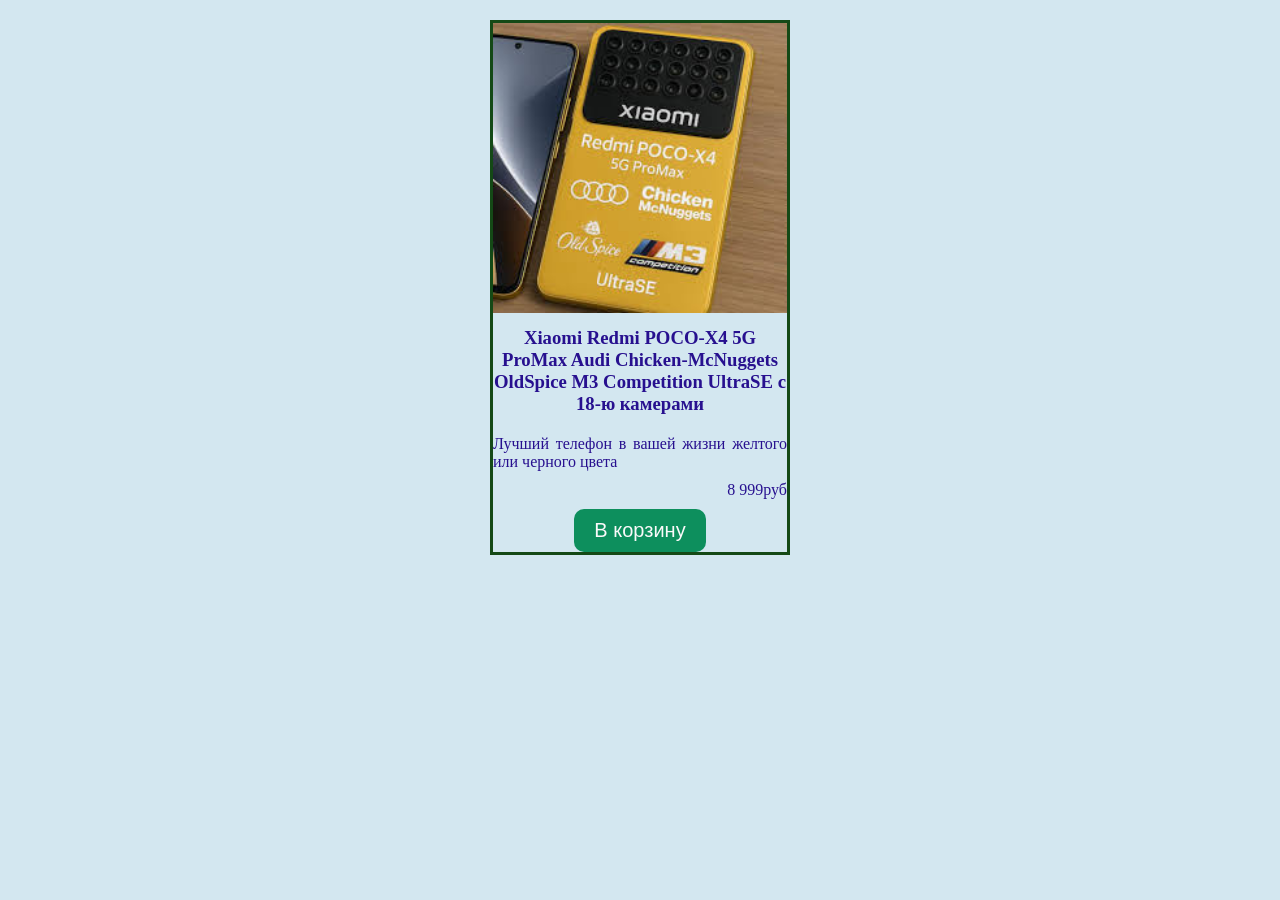
<file: goodluck/index.html>
<!DOCTYPE html>
<html lang="en">
<head>
  <meta charset="UTF-8">
  <meta name="viewport" content="width=device-width, initial-scale=1.0">
  <title>neobman.ru</title>
  <link rel="stylesheet" href="style.css">
</head>
<body>
  <div class="card">
    <img src="./сяоми.jpg" alt="">
    <h3>Xiaomi Redmi POCO-X4 5G ProMax Audi Chicken-McNuggets OldSpice M3 Competition UltraSE с 18-ю камерами</h3>
    <p>Лучший телефон в вашей жизни  желтого или черного цвета</p>
    <span>8 999руб</span>
    <button>В корзину</button>
  </div>
</body>
</html>
</file>
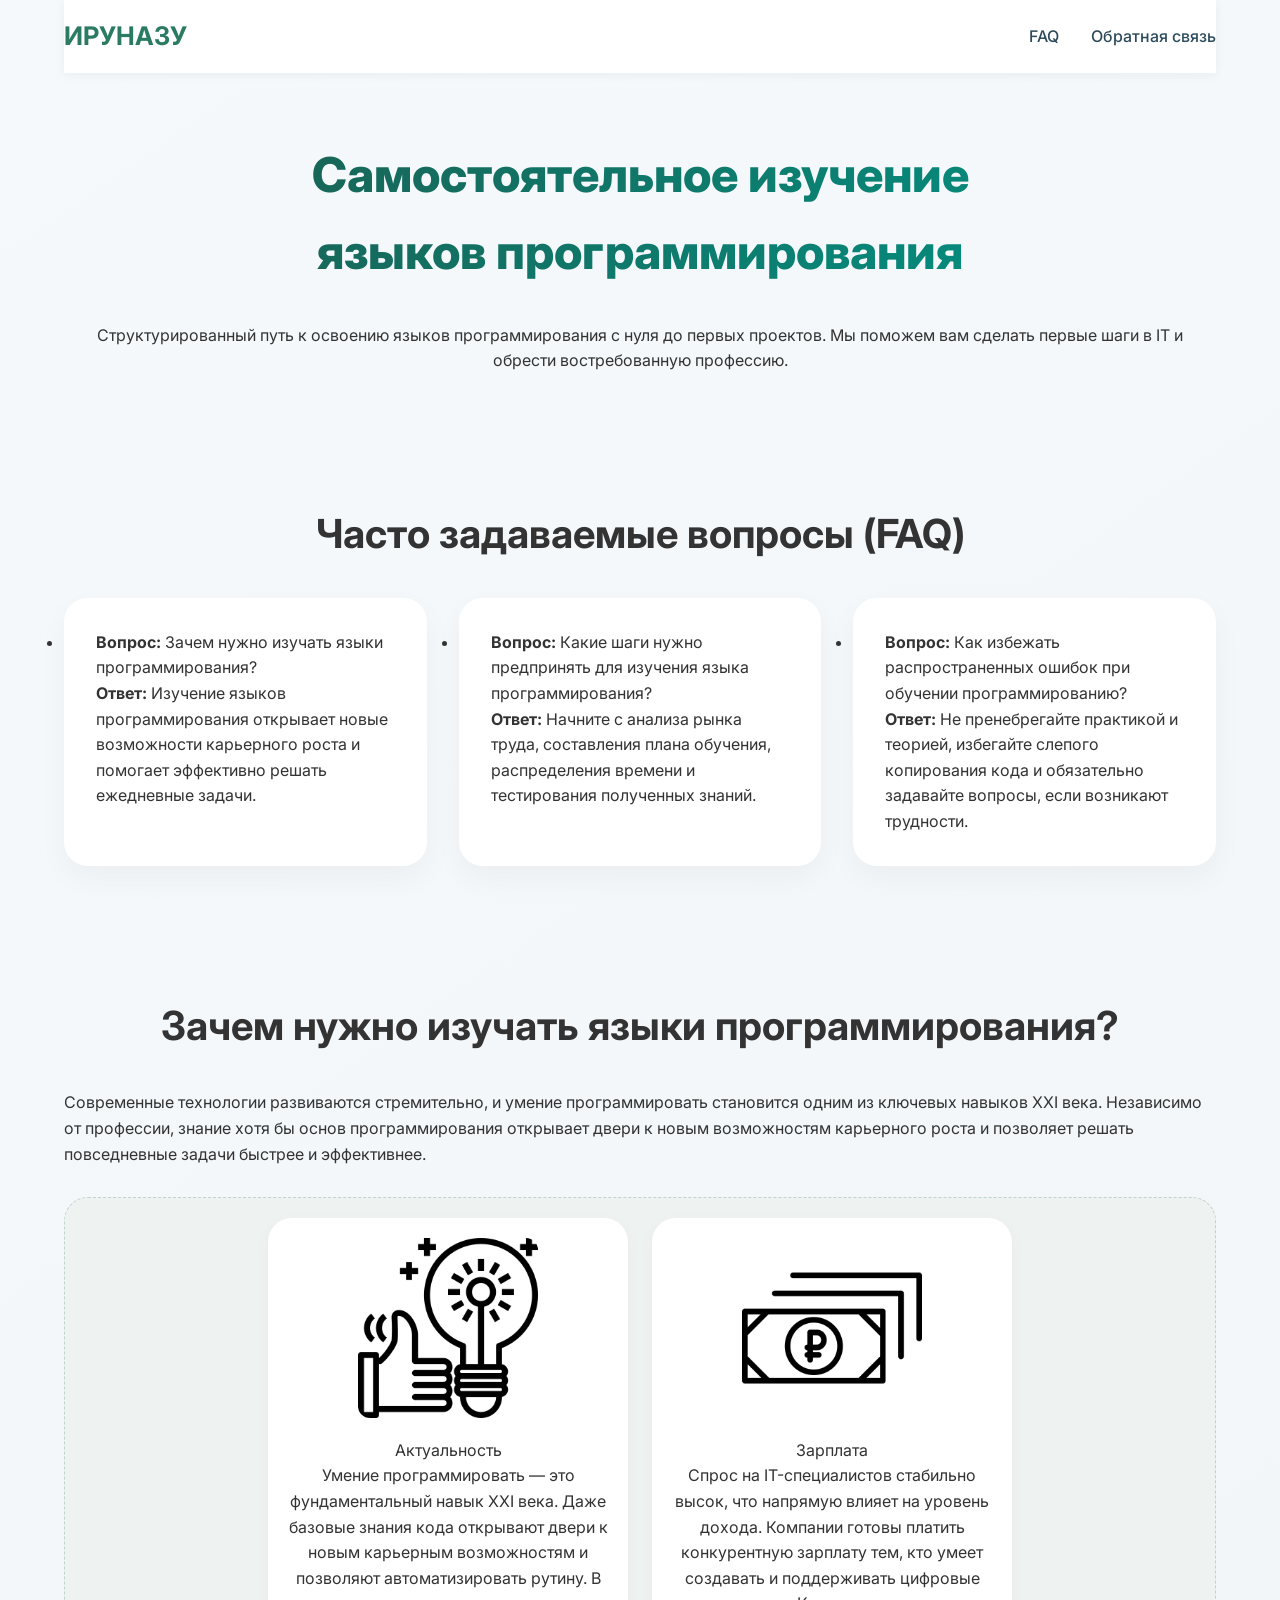
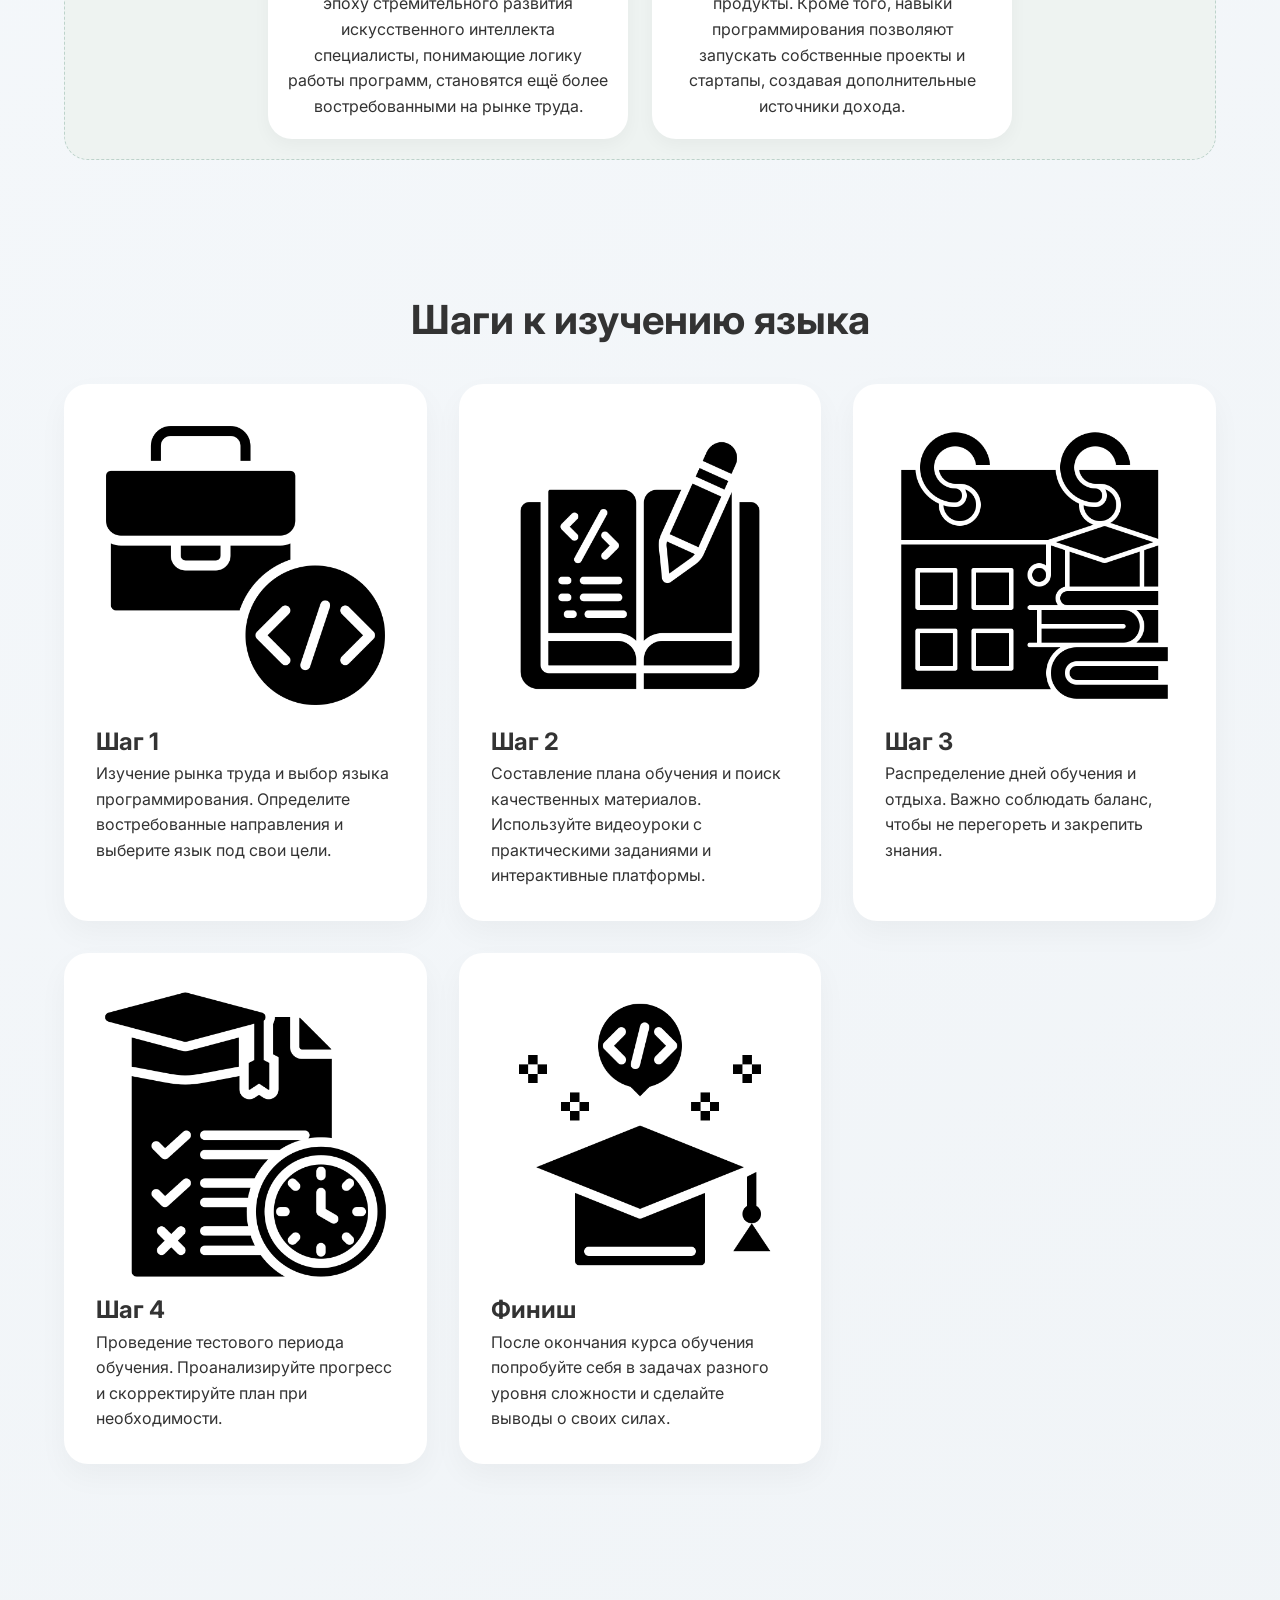
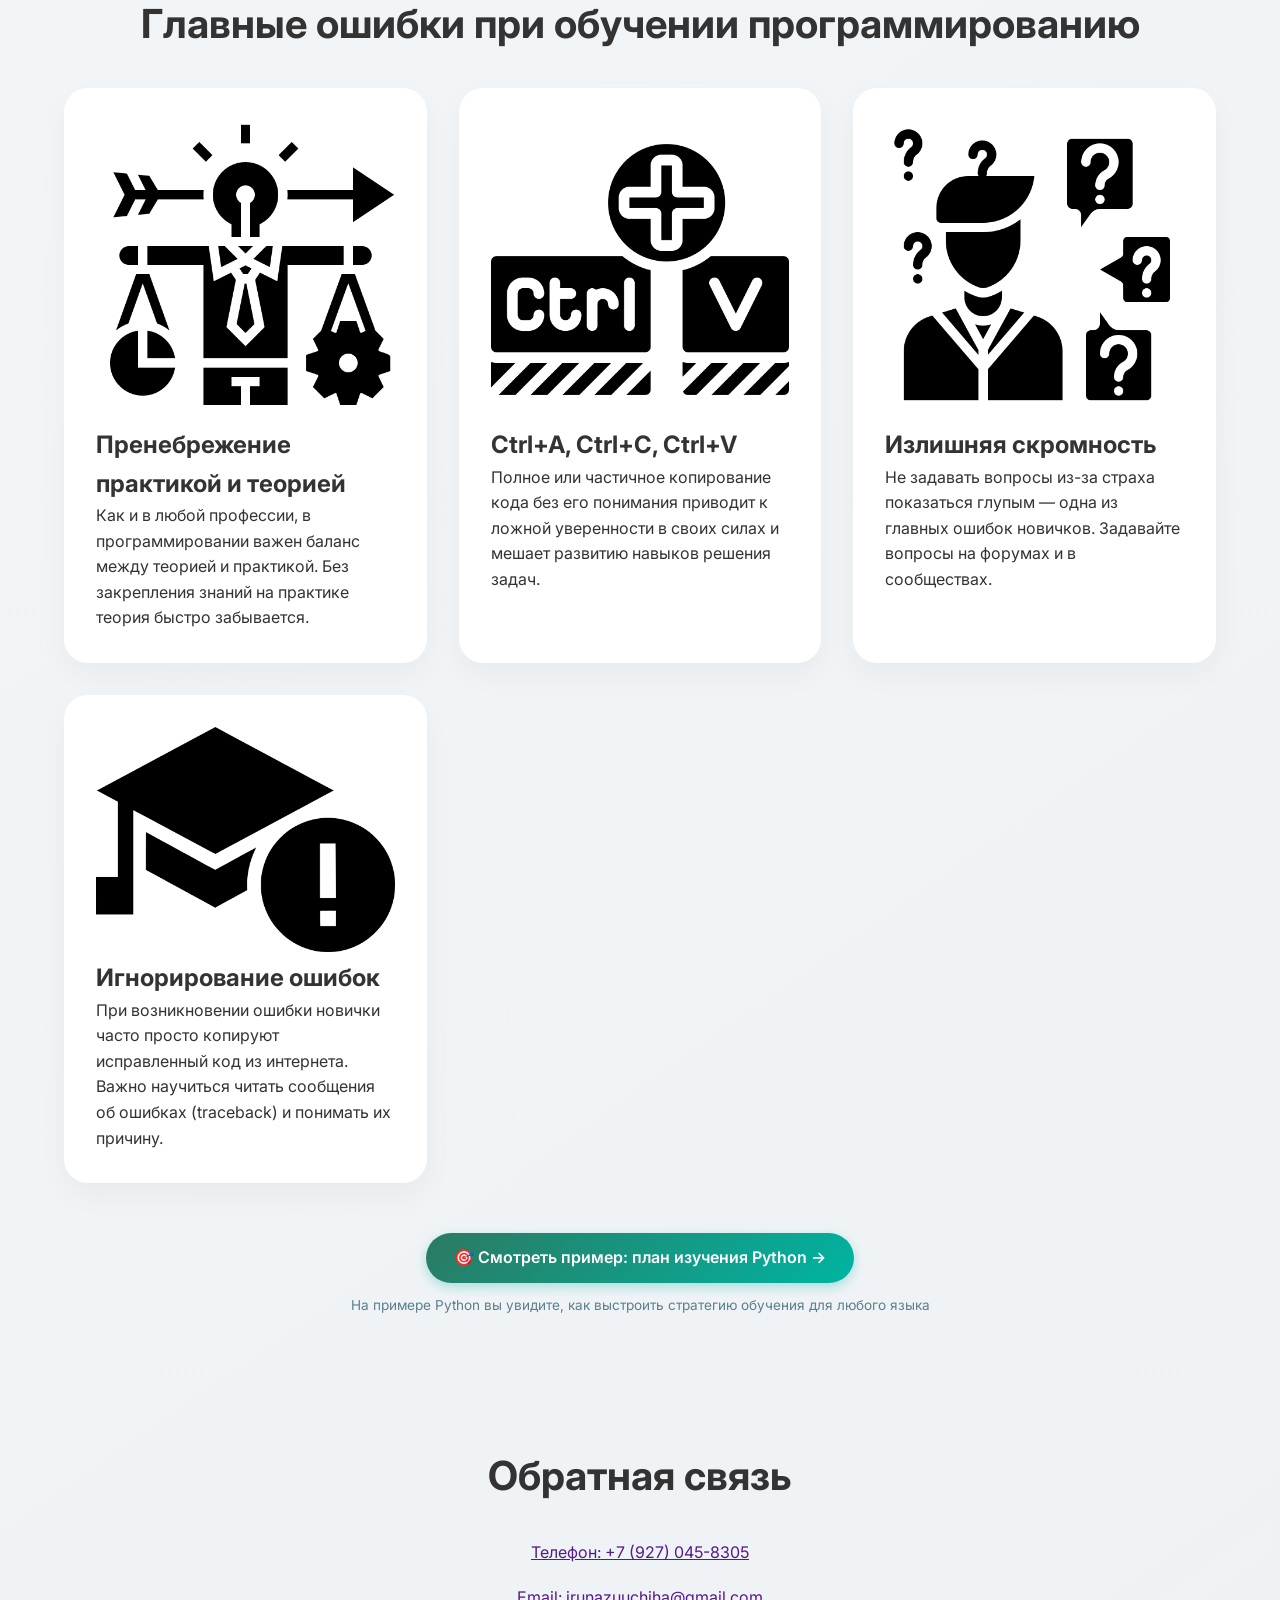
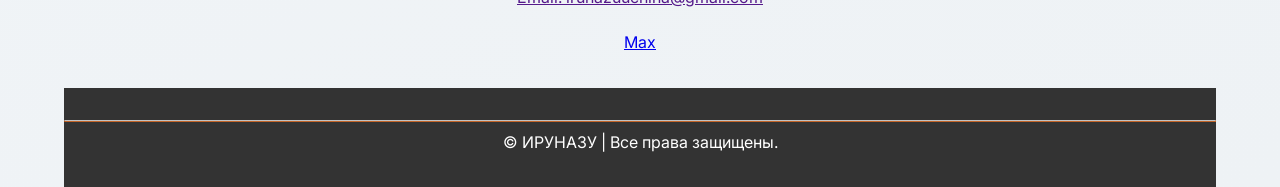
<file: сайт/index.html>
<!DOCTYPE html>
<html lang="ru">
<head>
    <meta charset="UTF-8">
    <meta name="viewport" content="width=device-width, initial-scale=1.0">
    <title>irunazu | Программирование</title>
    <link rel="preconnect" href="https://fonts.googleapis.com">
    <link rel="preconnect" href="https://fonts.gstatic.com" crossorigin>
    <link href="https://fonts.googleapis.com/css2?family=Inter:wght@300;400;500;600;700&display=swap" rel="stylesheet">
    <style>
        * {
            margin: 0;
            padding: 0;
            box-sizing: border-box;
        }
        body {
            font-family: 'Inter', sans-serif;
            line-height: 1.6;
            background: linear-gradient(145deg, #f6f9fc 0%, #eef2f5 100%);
            color: #333;
            scroll-behavior: smooth;
        }
        img {
            max-width: 100%;
            height: auto;
        }
        .container {
            width: 90%;
            max-width: 1280px;
            margin: 0 auto;
        }

        /* Навбар */
        header {
            background: #fff;
            padding: 1rem 0;
            position: sticky;
            top: 0;
            z-index: 1000;
            box-shadow: 0 2px 10px rgba(0,0,0,0.05);
        }
        .nav-flex {
            display: flex;
            justify-content: space-between;
            align-items: center;
        }
        .logo {
            font-weight: 700;
            font-size: 1.6rem;
            color: #2b7a62;
        }
        .nav-links a {
            text-decoration: none;
            margin-left: 28px;
            font-weight: 500;
            color: #2c4b5c;
            transition: color .2s;
        }
        .nav-links a:hover {
            color: #00a890;
        }

        /* Hero */
        .hero h1 {
            font-size: 3rem;
            font-weight: 800;
            background: linear-gradient(120deg, #1e5a4c, #009688);
            -webkit-background-clip: text;
            background-clip: text;
            color: transparent;
        }

        /* Секции */
        section {
            padding: 4rem 0;
        }
        h1 {
            font-size: 2.5rem;
            margin-bottom: 2rem;
            text-align: center;
        }

        /* Карточки */
        .feature-block, .steps-container, .missing-section {
            display: grid;
            grid-template-columns: repeat(auto-fill, minmax(320px, 1fr));
            gap: 2rem;
        }

        .feature-item, .step-card, .missing-item {
            background: #fff;
            padding: 2rem;
            border-radius: 24px;
            box-shadow: 0 12px 30px rgba(0,0,0,0.04);
        }

        /* Блоки с картинками */
        .img-placeholder {
          background: #eef3f1;
          border-radius: 24px;
          display: flex;
          gap: 24px;
          flex-wrap: wrap;
          padding: 20px;
          margin-top: 30px;
          border: 1px dashed #bdd3cb;
          justify-content: center;
        }

        .mock-img {
          background: #fff;
          border-radius: 24px;
          padding: 20px;
          box-shadow: 0 6px 18px rgba(0,0,0,0.04);
          text-align: center;
          max-width: 360px;
          flex-basis: calc(50% - 24px);
          min-width: 300px;
        }

        .mock-img img {
          max-width: 100%;
          height: auto;
          max-height: 180px;
          object-fit: cover;
          border-radius: 12px;
          margin-bottom: 12px;
        }

        /* Footer */
        footer {
          background-color: #333;
          color: #fff;
          padding: 2rem 0;
          text-align: center;
          margin-top: auto;
        }

        footer a {
          color: #ff7b25 !important;
          text-decoration: underline !important;
        }
        
        /* Стиль для кнопки */
        .btn {
            display: inline-block;
            background: linear-gradient(135deg, #2b7a62, #00b4a2);
            color: white;
            padding: 12px 28px;
            border-radius: 40px;
            text-decoration: none;
            font-weight: 600;
            margin-top: 20px;
            transition: transform 0.2s, box-shadow 0.2s;
            box-shadow: 0 4px 12px rgba(0,180,162,0.3);
        }
        .btn:hover {
            transform: translateY(-2px);
            box-shadow: 0 6px 16px rgba(0,180,162,0.4);
        }

        @media (max-width: 768px) {
          .nav-links a { margin-left: 16px; font-size: .9rem; }
          h1 { font-size: 2rem; }
          .mock-img { flex-basis: 100%; max-width: none; }
        }
    </style>
</head>
<body>

    <header class="container">
      <div class="nav-flex">
        <div class="logo">ИРУНАЗУ</div>
         <div class="nav-links">
           <a href="#FAQ">FAQ</a>
           <a href="#contacts">Обратная связь</a>
         </div>
      </div>
    </header>

    <section class="hero container">
      <h1>Самостоятельное изучение<br>языков программирования</h1>
      <p style="text-align:center;">Структурированный путь к освоению языков программирования с нуля до первых проектов. Мы поможем вам сделать первые шаги в IT и обрести востребованную профессию.</p>
    </section>

    <section id="FAQ" class="container">
      <h1>Часто задаваемые вопросы (FAQ)</h1>
      <ul class="feature-block">
         <li class="feature-item">
           <strong>Вопрос:</strong> Зачем нужно изучать языки программирования?<br/>
           <strong>Ответ:</strong> Изучение языков программирования открывает новые возможности карьерного роста и помогает эффективно решать ежедневные задачи.
         </li>
         <li class="feature-item">
           <strong>Вопрос:</strong> Какие шаги нужно предпринять для изучения языка программирования?<br/>
           <strong>Ответ:</strong> Начните с анализа рынка труда, составления плана обучения, распределения времени и тестирования полученных знаний.
         </li>
         <li class="feature-item">
           <strong>Вопрос:</strong> Как избежать распространенных ошибок при обучении программированию?<br/>
           <strong>Ответ:</strong> Не пренебрегайте практикой и теорией, избегайте слепого копирования кода и обязательно задавайте вопросы, если возникают трудности.
         </li>
      </ul>
    </section>

    <section id="why" class="container">
      <h1>Зачем нужно изучать языки программирования?</h1>
      <p>Современные технологии развиваются стремительно, и умение программировать становится одним из ключевых навыков XXI века. Независимо от профессии, знание хотя бы основ программирования открывает двери к новым возможностям карьерного роста и позволяет решать повседневные задачи быстрее и эффективнее.</p>
      <div class="img-placeholder">
         <div class="mock-img">
           <img src="./images/success_1681380.png" alt="Актуальность">
           <p>Актуальность<br>
        Умение программировать — это фундаментальный навык XXI века. Даже базовые знания кода открывают двери к новым карьерным возможностям и позволяют автоматизировать рутину. В эпоху стремительного развития искусственного интеллекта специалисты, понимающие логику работы программ, становятся ещё более востребованными на рынке труда.</p>
         </div>
         <div class="mock-img">
           <img src="./images/money_10560650.png" alt="Зарплата">
           <p>Зарплата<br>Спрос на IT-специалистов стабильно высок, что напрямую влияет на уровень дохода. Компании готовы платить конкурентную зарплату тем, кто умеет создавать и поддерживать цифровые продукты. Кроме того, навыки программирования позволяют запускать собственные проекты и стартапы, создавая дополнительные источники дохода.</p>
         </div>
      </div>
    </section>

    <section id="steps" class="container">
      <h1>Шаги к изучению языка</h1>
      <div class="steps-container">
         <div class="step-card">
           <img src="./images/programming_6405233.png" alt="Шаг 1">
           <h2>Шаг 1</h2>
           <p>Изучение рынка труда и выбор языка программирования. Определите востребованные направления и выберите язык под свои цели.</p>
         </div>
         <div class="step-card">
           <img src="./images/coding-book_16987149.png" alt="Шаг 2">
           <h2>Шаг 2</h2>
           <p>Составление плана обучения и поиск качественных материалов. Используйте видеоуроки с практическими заданиями и интерактивные платформы.</p>
         </div>
         <div class="step-card">
           <img src="./images/calendar_8419088.png" alt="Шаг 3">
           <h2>Шаг 3</h2>
           <p>Распределение дней обучения и отдыха. Важно соблюдать баланс, чтобы не перегореть и закрепить знания.</p>
         </div>
         <div class="step-card">
           <img src="./images/exam_9523875.png" alt="Шаг 4">
           <h2>Шаг 4</h2>
           <p>Проведение тестового периода обучения. Проанализируйте прогресс и скорректируйте план при необходимости.</p>
         </div>
         <div class="step-card">
           <img src="./images/education_2092356.png" alt="Финиш">
           <h2>Финиш</h2>
           <p>После окончания курса обучения попробуйте себя в задачах разного уровня сложности и сделайте выводы о своих силах.</p>
         </div>
      </div>
    </section>

    <section id="mistakes" class="container">
      <h1>Главные ошибки при обучении программированию</h1>
      <div class="missing-section">
         <div class="missing-item">
           <img src="./images/moral_2464127.png" alt="Пренебрежение практикой">
           <h2>Пренебрежение практикой и теорией</h2>
           <p>Как и в любой профессии, в программировании важен баланс между теорией и практикой. Без закрепления знаний на практике теория быстро забывается.</p>
         </div>
         <div class="missing-item">
           <img src="./images/paste_3645840.png" alt="Ctrl+C Ctrl+V">
           <h2>Ctrl+A, Ctrl+C, Ctrl+V</h2>
           <p>Полное или частичное копирование кода без его понимания приводит к ложной уверенности в своих силах и мешает развитию навыков решения задач.</p>
         </div>
         <div class="missing-item">
           <img src="./images/question_11105872.png" alt="Излишняя скромность">
           <h2>Излишняя скромность</h2>
           <p>Не задавать вопросы из-за страха показаться глупым — одна из главных ошибок новичков. Задавайте вопросы на форумах и в сообществах.</p>
         </div>
         <div class="missing-item">
           <img src="./images/student_16155537.png" alt="Игнорирование ошибок">
           <h2>Игнорирование ошибок</h2>
           <p>При возникновении ошибки новички часто просто копируют исправленный код из интернета. Важно научиться читать сообщения об ошибках (traceback) и понимать их причину.</p>
         </div>
      </div>
      <center style="margin-top:30px;">
        <a href="./web.html" class="btn">🎯 Смотреть пример: план изучения Python →</a>
        <p style="margin-top: 12px; font-size: 0.85rem; color: #5b7f8c;">На примере Python вы увидите, как выстроить стратегию обучения для любого языка</p>
      </center>
    </section>

    <section id="contacts" class="container">
      <h1>Обратная связь</h1>
      <center style="margin-bottom:-2rem;"><a href="">Телефон: +7 (927) 045-8305</a></center><br><br>
      <center style="margin-bottom:-2rem;"><a href="">Email: irunazuuchiha@gmail.com</a></center><br><br> 
      <center style="margin-bottom:-2rem;"><a href="https://max.ru/u/f9LHodD0cOJEYwLW3cUJqsc-_xfDG9m4pSTYnUSqw8LEKC3B6yEmKHh25Dc">Max</a></center>
    </section>

    <footer class="container">
      <hr style="border-color:#ff7b25; margin-bottom:.5rem; border-top:.5px solid; opacity:.7;">
      © ИРУНАЗУ | Все права защищены.
    </footer>

</body>
</html>
</file>
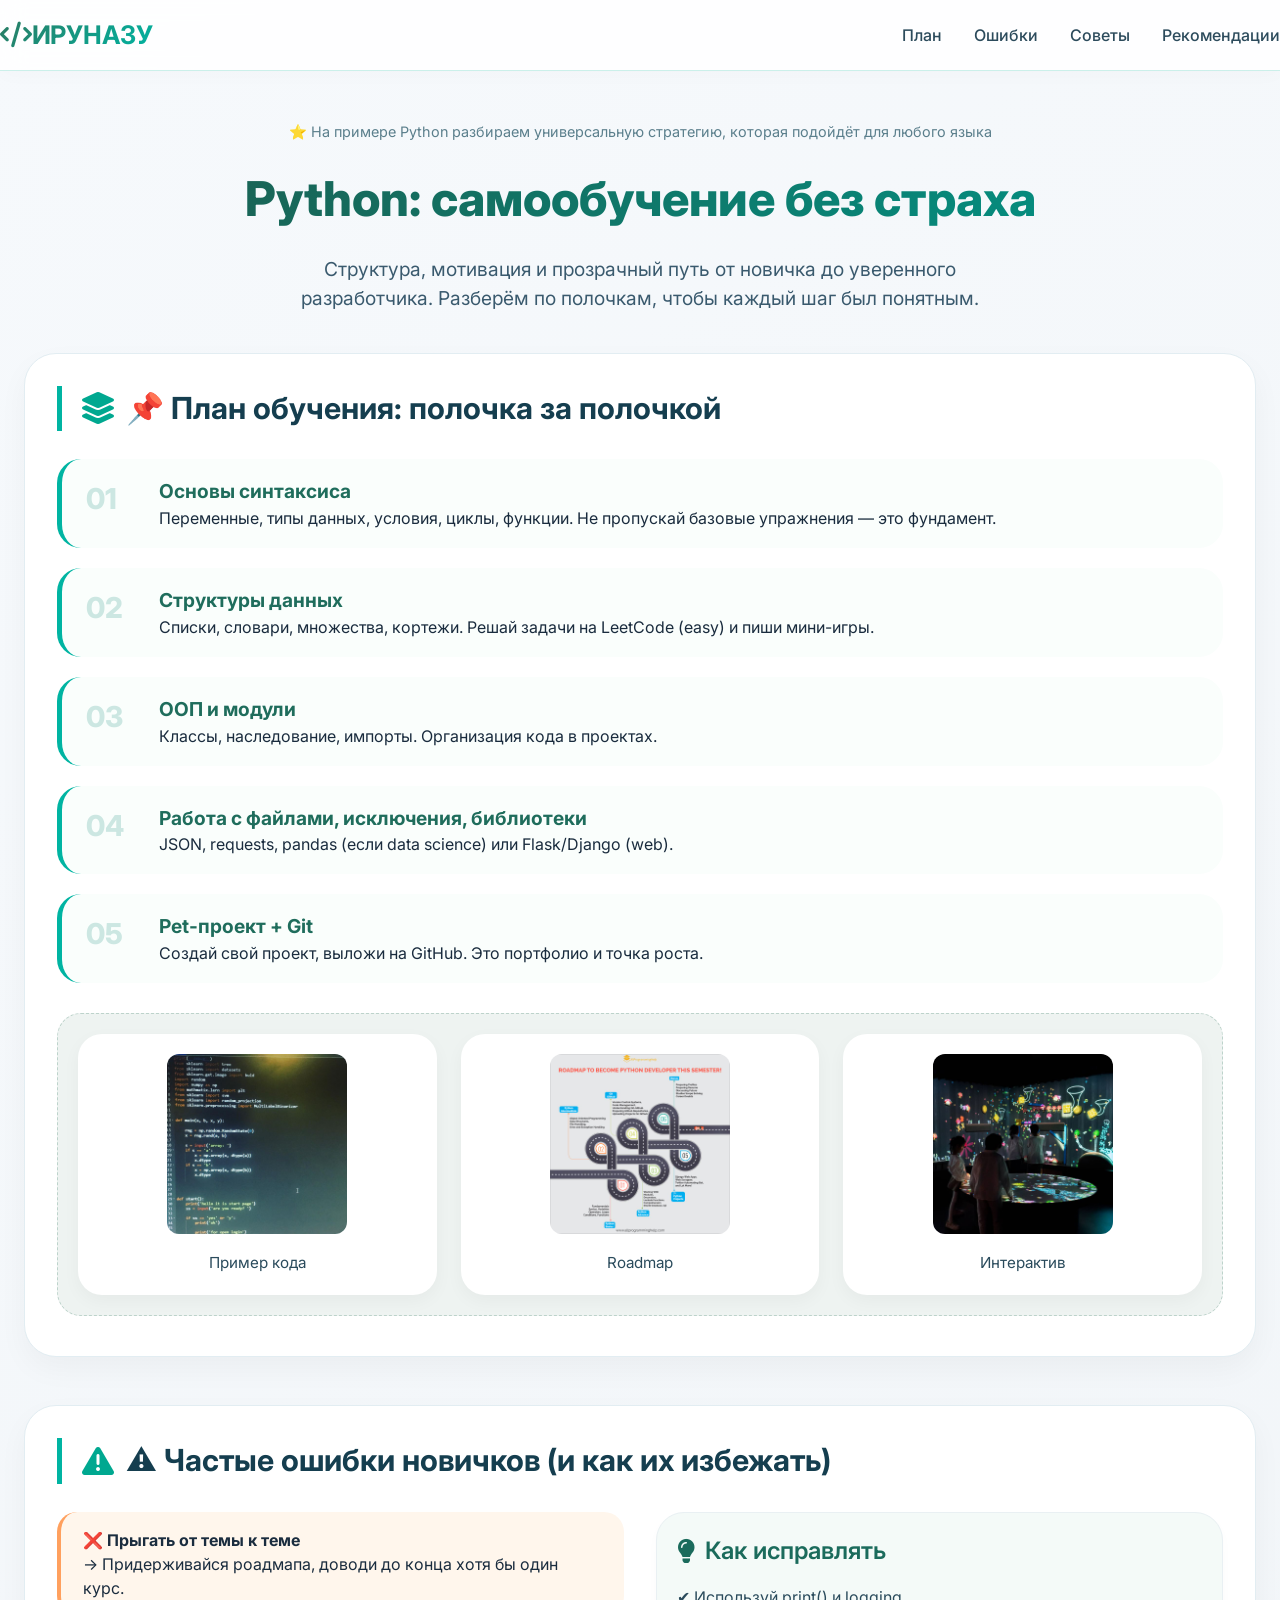
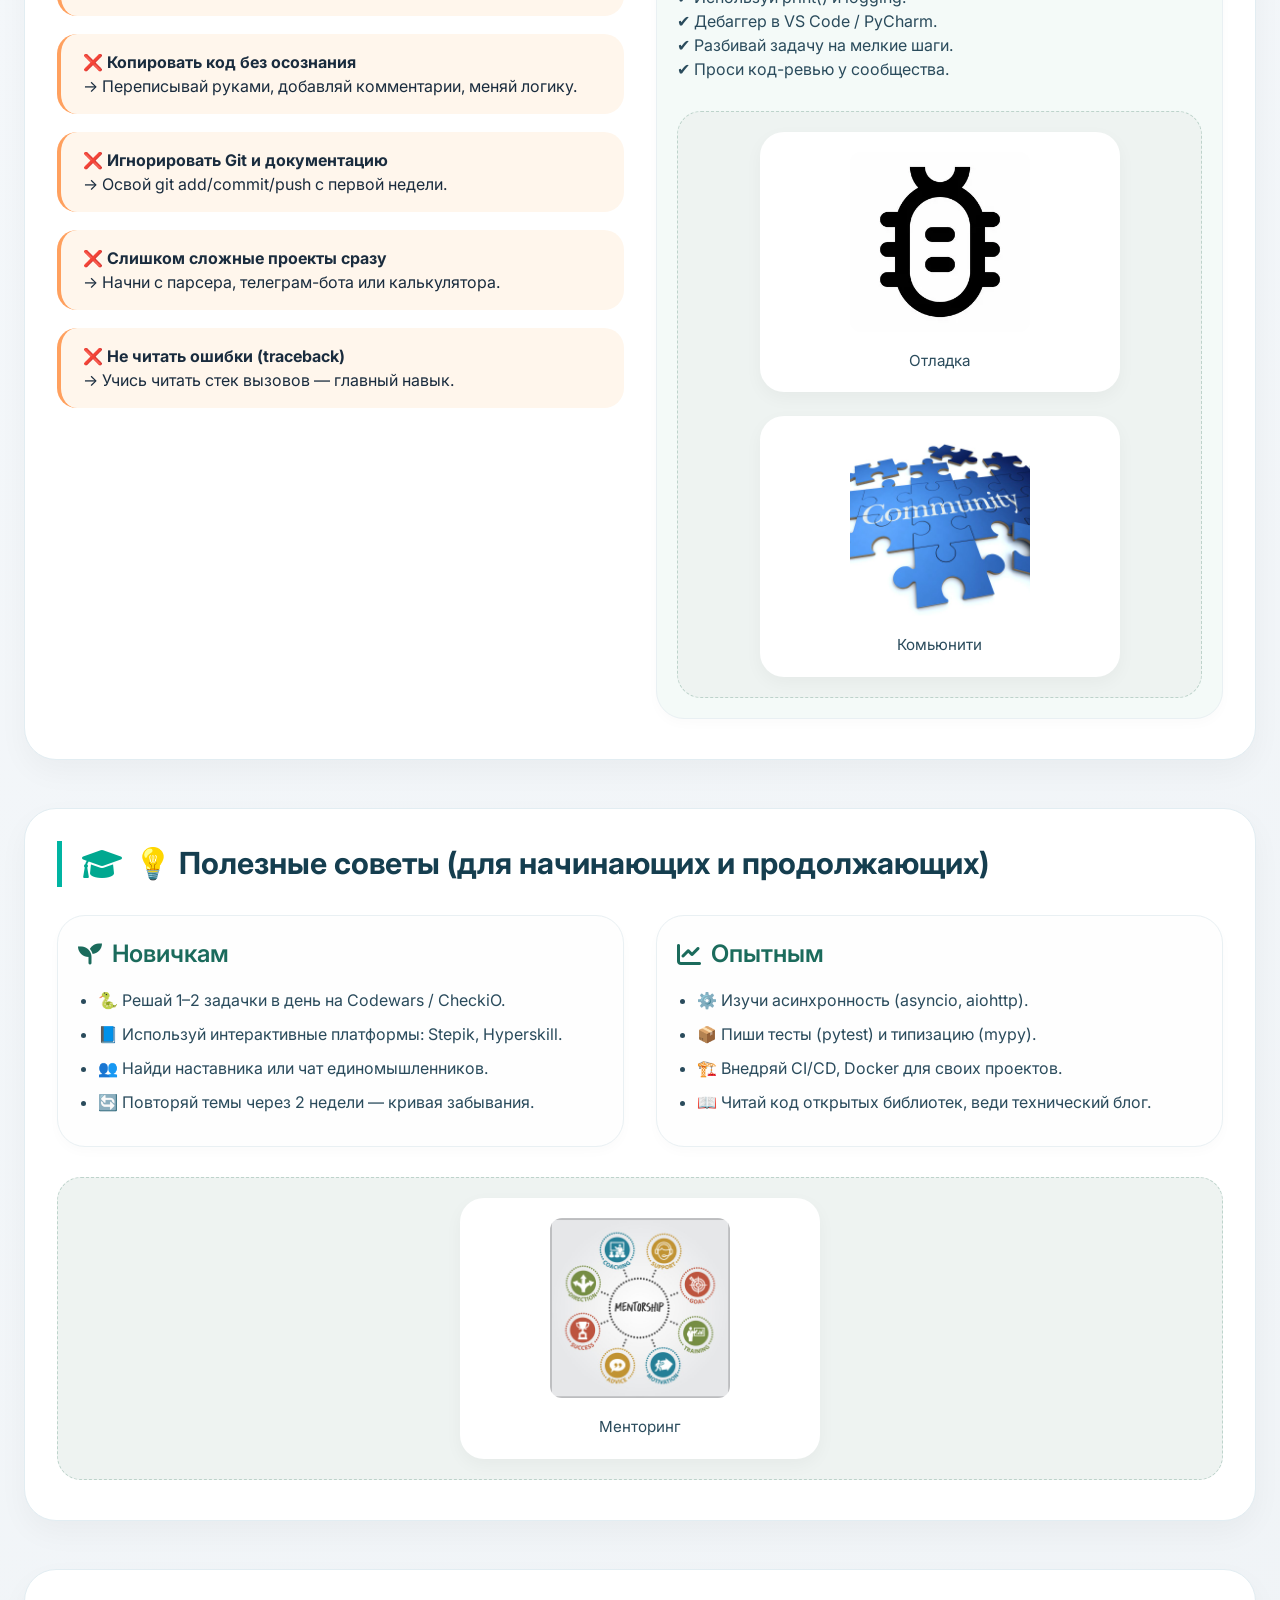
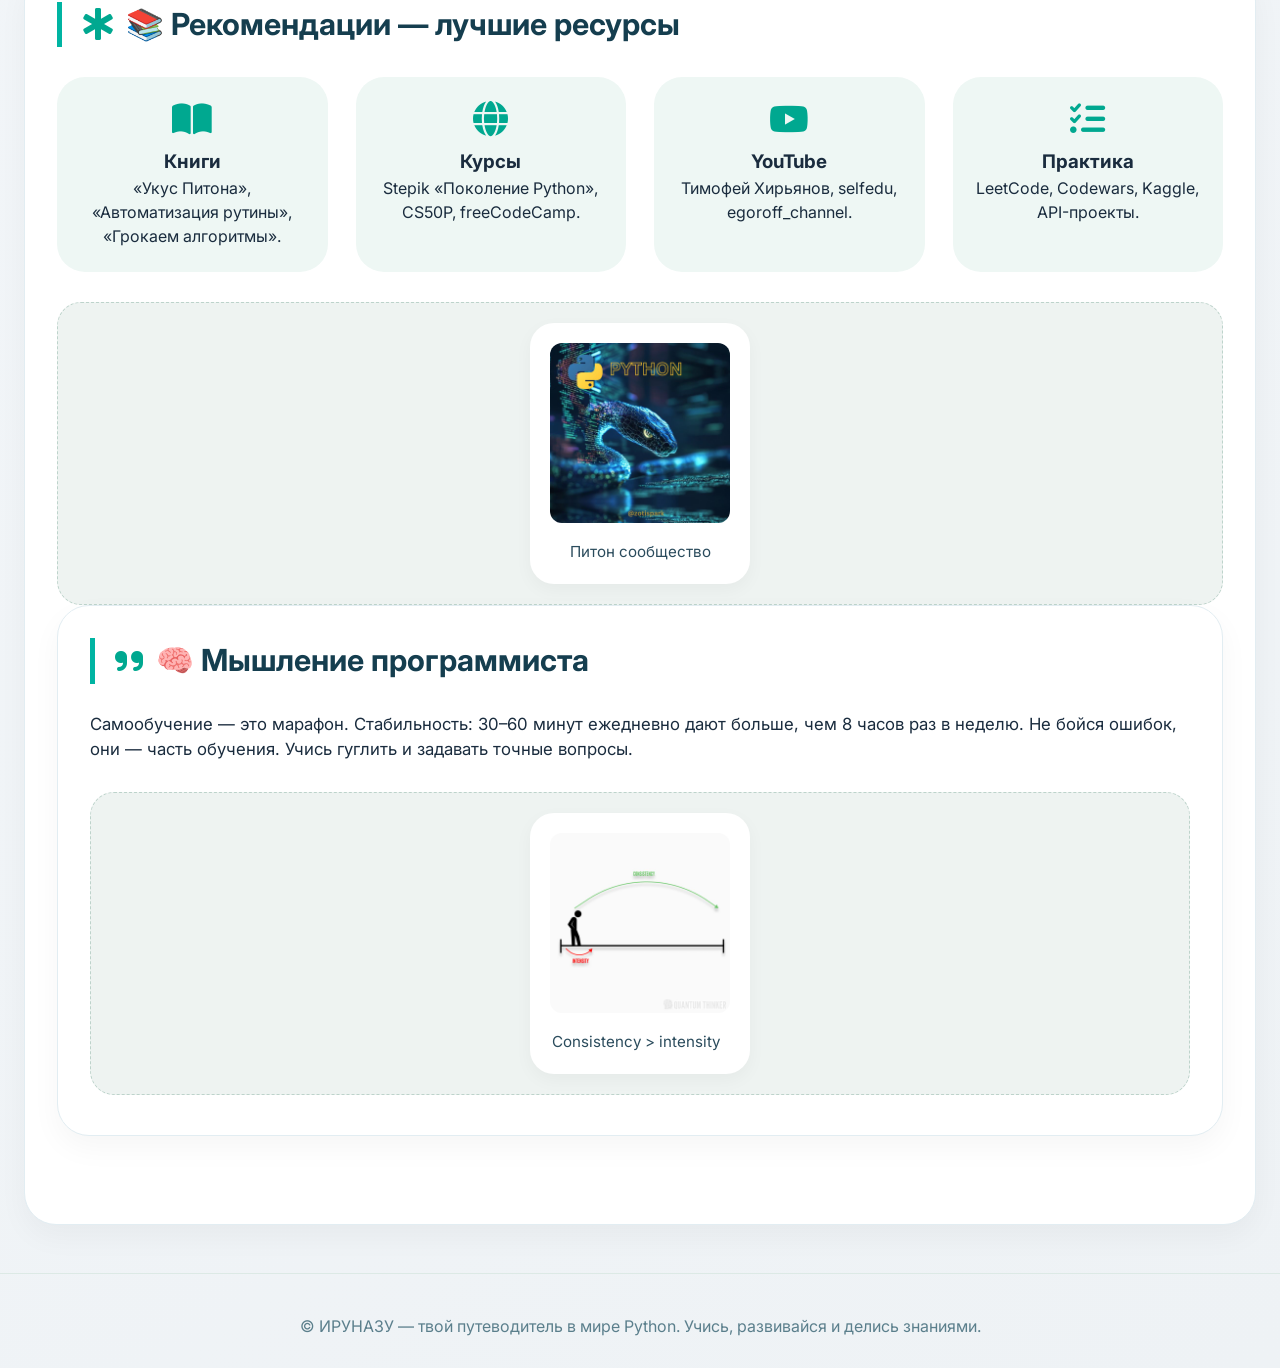
<file: сайт/web.html>
<!DOCTYPE html>
<html lang="ru">
<head>
  <meta charset="UTF-8">
  <meta name="viewport" content="width=device-width, initial-scale=1.0, user-scalable=yes">
  <title>Python самообучение | Путь программиста</title>
  <!-- Шрифты и иконки -->
  <link href="https://fonts.googleapis.com/css2?family=Inter:opsz,wght@14..32,300;14..32,400;14..32,500;14..32,600;14..32,700&display=swap" rel="stylesheet">
  <link rel="stylesheet" href="https://cdnjs.cloudflare.com/ajax/libs/font-awesome/6.0.0-beta3/css/all.min.css">
  <style>
    * {
      margin: 0;
      padding: 0;
      box-sizing: border-box;
    }

    body {
      background: linear-gradient(145deg, #f6f9fc 0%, #eef2f5 100%);
      font-family: 'Inter', sans-serif;
      color: #1a2c3e;
      line-height: 1.5;
      scroll-behavior: smooth;
      overflow-x: hidden;
    }

    /* контейнеры */
    .container {
      max-width: 1280px;
      margin: 0 auto;
      padding: 0 24px;
    }

    /* навбар */
    .navbar {
      background: rgba(255,255,255,0.85);
      backdrop-filter: blur(12px);
      box-shadow: 0 4px 20px rgba(0,0,0,0.02);
      position: sticky;
      top: 0;
      z-index: 100;
      border-bottom: 1px solid rgba(0,180,150,0.2);
    }
    .nav-flex {
      display: flex;
      justify-content: space-between;
      align-items: center;
      padding: 16px 0;
    }
    .logo {
      font-weight: 700;
      font-size: 1.6rem;
      background: linear-gradient(135deg, #2b7a62, #00b4a2);
      -webkit-background-clip: text;
      background-clip: text;
      color: transparent;
      letter-spacing: -0.3px;
    }
    .nav-links a {
      text-decoration: none;
      margin-left: 28px;
      font-weight: 500;
      color: #2c4b5c;
      transition: 0.2s;
    }
    .nav-links a:hover {
      color: #00a890;
    }

    /* hero */
    .hero {
      padding: 60px 0 40px;
      text-align: center;
    }
    .hero h1 {
      font-size: 3rem;
      font-weight: 800;
      background: linear-gradient(120deg, #1e5a4c, #009688);
      -webkit-background-clip: text;
      background-clip: text;
      color: transparent;
      margin-bottom: 20px;
    }
    .hero p {
      font-size: 1.2rem;
      color: #3a5a6e;
      max-width: 720px;
      margin: 0 auto;
    }

    /* карточки секций */
    .section-card {
      background: white;
      border-radius: 32px;
      padding: 32px 32px 40px;
      margin-bottom: 48px;
      box-shadow: 0 12px 30px rgba(0,0,0,0.04);
      transition: all 0.2s;
      border: 1px solid #e2edf2;
    }
    .section-title {
      display: flex;
      align-items: center;
      gap: 12px;
      margin-bottom: 28px;
      border-left: 5px solid #00b4a2;
      padding-left: 20px;
    }
    .section-title i {
      font-size: 2rem;
      color: #00a890;
    }
    .section-title h2 {
      font-size: 1.9rem;
      font-weight: 700;
      color: #153e4f;
    }

    /* сетка для полочек */
    .grid-2col {
      display: grid;
      grid-template-columns: repeat(auto-fit, minmax(320px, 1fr));
      gap: 32px;
    }
    .info-card {
      background: #fefefe;
      border-radius: 28px;
      padding: 20px;
      box-shadow: 0 5px 12px rgba(0,0,0,0.02);
      border: 1px solid #e9f0f3;
      transition: 0.2s;
    }
    .info-card:hover {
      transform: translateY(-4px);
      border-color: #cde8e2;
    }
    .info-card h3 {
      font-size: 1.5rem;
      font-weight: 600;
      margin-bottom: 16px;
      color: #1b6b5c;
      display: flex;
      align-items: center;
      gap: 10px;
    }
    .info-card ul, .info-card p {
      margin: 12px 0;
      color: #2a4b5c;
    }
    .info-card li {
      margin-left: 20px;
      margin-bottom: 10px;
    }

    /* план обучения timeline */
    .timeline {
      display: flex;
      flex-direction: column;
      gap: 20px;
    }
    .timeline-item {
      display: flex;
      gap: 18px;
      background: #fafefc;
      border-radius: 24px;
      padding: 18px 24px;
      border-left: 5px solid #00b4a2;
    }
    .timeline-num {
      font-weight: 800;
      font-size: 1.8rem;
      color: #cce7e2;
      min-width: 55px;
    }
    .timeline-text strong {
      font-size: 1.2rem;
      color: #1f6d5c;
    }

    /* картинки-заглушки */
    .img-placeholder {
  background: #eef3f1;
  border-radius: 24px;
  display: flex;
  gap: 24px;
  flex-wrap: wrap;
  padding: 20px;
  margin-top: 30px;
  border: 1px dashed #bdd3cb;
}

.mock-img {
  background: #fff;
  border-radius: 24px;
  padding: 20px;
  box-shadow: 0 6px 18px rgba(0,0,0,0.04);
  text-align: center;
  max-width: 360px;
}

.mock-img img {
  max-width: 100%;
  height: auto;
  max-height: 180px; /* ограничиваем высоту картинки */
  object-fit: cover; /* чтобы изображение не искажалось */
  border-radius: 12px;
  margin-bottom: 12px;
}

.mock-img p {
  font-size: 0.95rem;
  color: #2a4b5c;
}

    /* частые ошибки */
    .error-list {
      display: flex;
      flex-direction: column;
      gap: 18px;
    }
    .error-item {
      background: #fff6ec;
      border-radius: 20px;
      padding: 16px 22px;
      border-left: 4px solid #ffa05e;
    }

    /* рекомендации */
    .recommend-grid {
      display: grid;
      grid-template-columns: repeat(auto-fit, minmax(260px, 1fr));
      gap: 28px;
      margin: 30px 0 20px;
    }
    .rec-card {
      background: #eef7f4;
      border-radius: 28px;
      padding: 24px 20px;
      text-align: center;
    }
    .rec-card i {
      font-size: 2.2rem;
      color: #00a890;
      margin-bottom: 12px;
    }

    footer {
      text-align: center;
      padding: 40px 0 30px;
      color: #5b7f8c;
      border-top: 1px solid #dce9e5;
      margin-top: 20px;
    }
    @media (max-width: 700px) {
      .nav-links a { margin-left: 16px; font-size: 0.9rem; }
      .hero h1 { font-size: 2.2rem; }
      .section-title h2 { font-size: 1.5rem; }
    }
  </style>
</head>
<body>

<div class="explosion-overlay" id="explosionContainer"></div>

<nav class="navbar">
  <div class="container nav-flex">
    <div class="logo"><i class="fas fa-code"></i>ИРУНАЗУ</div>
    <div class="nav-links">
      <a href="#plan">План</a>
      <a href="#mistakes">Ошибки</a>
      <a href="#tips">Советы</a>
      <a href="#recommend">Рекомендации</a>
    </div>
  </div>
</nav>

<main class="container">
  <div class="hero">
    <p style="font-size: 0.9rem; color: #5b7f8c; margin-top: -10px; margin-bottom: 20px;">⭐ На примере Python разбираем универсальную стратегию, которая подойдёт для любого языка</p>
    <h1>Python: самообучение без страха</h1>
    <p>Структура, мотивация и прозрачный путь от новичка до уверенного разработчика. Разберём по полочкам, чтобы каждый шаг был понятным.</p>
  </div>

  <!-- План обучения + изображения -->
  <div class="section-card" id="plan">
    <div class="section-title">
      <i class="fas fa-layer-group"></i>
      <h2>📌 План обучения: полочка за полочкой</h2>
    </div>
    <div class="timeline">
      <div class="timeline-item"><div class="timeline-num">01</div><div class="timeline-text"><strong>Основы синтаксиса</strong><br>Переменные, типы данных, условия, циклы, функции. Не пропускай базовые упражнения — это фундамент.</div></div>
      <div class="timeline-item"><div class="timeline-num">02</div><div class="timeline-text"><strong>Структуры данных</strong><br>Списки, словари, множества, кортежи. Решай задачи на LeetCode (easy) и пиши мини-игры.</div></div>
      <div class="timeline-item"><div class="timeline-num">03</div><div class="timeline-text"><strong>ООП и модули</strong><br>Классы, наследование, импорты. Организация кода в проектах.</div></div>
      <div class="timeline-item"><div class="timeline-num">04</div><div class="timeline-text"><strong>Работа с файлами, исключения, библиотеки</strong><br>JSON, requests, pandas (если data science) или Flask/Django (web).</div></div>
      <div class="timeline-item"><div class="timeline-num">05</div><div class="timeline-text"><strong>Pet-проект + Git</strong><br>Создай свой проект, выложи на GitHub. Это портфолио и точка роста.</div></div>
    </div>
    <div class="img-placeholder" style="display: flex; gap: 24px; flex-wrap: wrap; justify-content: center; margin-top: 30px;">
  <div class="mock-img" style="flex: 1 1 320px; background:#fff; border-radius:24px; padding:20px; box-shadow:0 6px 18px rgba(0,0,0,0.04); text-align:center; max-width: 360px;">
    <img src="./img/c6fb239620c42f4b2eb207a143351ef2.jpg" alt="Пример кода" style="max-width:100%; height:auto; border-radius:12px; margin-bottom:12px; object-fit: cover;">
    <p style="font-size:0.95rem; color:#2a4b5c; white-space: normal; word-wrap: break-word; margin:0;">Пример кода</p>
  </div>
  <div class="mock-img" style="flex: 1 1 320px; background:#fff; border-radius:24px; padding:20px; box-shadow:0 6px 18px rgba(0,0,0,0.04); text-align:center; max-width: 360px;">
    <img src="./img/1fd34817829c1c2f9bdfb02714b2ca66.jpg" alt="Roadmap" style="max-width:100%; height:auto; border-radius:12px; margin-bottom:12px; object-fit: cover;">
    <p style="font-size:0.95rem; color:#2a4b5c; white-space: normal; word-wrap: break-word; margin:0;">Roadmap</p>
  </div>
  <div class="mock-img" style="flex: 1 1 320px; background:#fff; border-radius:24px; padding:20px; box-shadow:0 6px 18px rgba(0,0,0,0.04); text-align:center; max-width: 360px;">
    <img src="./img/6bc5ca02bd8b0defff9f372dfac2ec07.jpg" alt="Интерактив" style="max-width:100%; height:auto; border-radius:12px; margin-bottom:12px; object-fit: cover;">
    <p style="font-size:0.95rem; color:#2a4b5c; white-space: normal; word-wrap: break-word; margin:0;">Интерактив</p>
  </div>
</div>
  </div>

  <!-- Частые ошибки -->
  <div class="section-card" id="mistakes">
    <div class="section-title"><i class="fas fa-exclamation-triangle"></i><h2>⚠️ Частые ошибки новичков (и как их избежать)</h2></div>
    <div class="grid-2col">
      <div class="error-list">
        <div class="error-item"><strong>❌ Прыгать от темы к теме</strong><br>→ Придерживайся роадмапа, доводи до конца хотя бы один курс.</div>
        <div class="error-item"><strong>❌ Копировать код без осознания</strong><br>→ Переписывай руками, добавляй комментарии, меняй логику.</div>
        <div class="error-item"><strong>❌ Игнорировать Git и документацию</strong><br>→ Освой git add/commit/push с первой недели.</div>
        <div class="error-item"><strong>❌ Слишком сложные проекты сразу</strong><br>→ Начни с парсера, телеграм-бота или калькулятора.</div>
        <div class="error-item"><strong>❌ Не читать ошибки (traceback)</strong><br>→ Учись читать стек вызовов — главный навык.</div>
      </div>
      <div class="info-card" style="background:#f4faf8;"><h3><i class="fas fa-lightbulb"></i> Как исправлять</h3><p>✔ Используй print() и logging.<br>✔ Дебаггер в VS Code / PyCharm.<br>✔ Разбивай задачу на мелкие шаги.<br>✔ Проси код-ревью у сообщества.</p><div class="img-placeholder" style="display: flex; gap: 24px; flex-wrap: wrap; justify-content: center; margin-top: 30px;">
  <div class="mock-img" style="flex: 1 1 320px; background:#fff; border-radius:24px; padding:20px; box-shadow:0 6px 18px rgba(0,0,0,0.04); text-align:center; max-width: 360px;">
    <img src="./img/GUu_neQ9AYgm92zjHvJ_TJSMmfBPiuDUlKJIWcf97JlM-hGZc7zlYP5a2sQxshdvcCy-BmiyAJ0XTz0G2wft-5lbLIw0etbdNnC54R4zP8vD3F23WQv3kgQ2i9nGZDcERPLKhv5iOqo0ipsScfLEKHR9ZF0upkAeXJqtzp5faycdAzzfY-IDgmJnZyaY.webp" alt="Отладка" style="max-width:100%; height:auto; border-radius:12px; margin-bottom:12px; object-fit: cover;">
    <p style="font-size:0.95rem; color:#2a4b5c; white-space: normal; word-wrap: break-word; margin:0;">Отладка</p>
  </div>
  <div class="mock-img" style="flex: 1 1 320px; background:#fff; border-radius:24px; padding:20px; box-shadow:0 6px 18px rgba(0,0,0,0.04); text-align:center; max-width: 360px;">
    <img src="./img/c3e62148557354e3d14891793aa095cb.jpg" alt="Комьюнити" style="max-width:100%; height:auto; border-radius:12px; margin-bottom:12px; object-fit: cover;">
    <p style="font-size:0.95rem; color:#2a4b5c; white-space: normal; word-wrap: break-word; margin:0;">Комьюнити</p>
  </div>
</div>
</div>
    </div>
  </div>

  <!-- ПОЛЕЗНЫЕ СОВЕТЫ -->
  <div class="section-card" id="tips">
    <div class="section-title"><i class="fas fa-graduation-cap"></i><h2>💡 Полезные советы (для начинающих и продолжающих)</h2></div>
    <div class="grid-2col">
      <div class="info-card"><h3><i class="fas fa-seedling"></i> Новичкам</h3><ul><li>🐍 Решай 1–2 задачки в день на Codewars / CheckiO.</li><li>📘 Используй интерактивные платформы: Stepik, Hyperskill.</li><li>👥 Найди наставника или чат единомышленников.</li><li>🔄 Повторяй темы через 2 недели — кривая забывания.</li></ul></div>
      <div class="info-card"><h3><i class="fas fa-chart-line"></i> Опытным</h3><ul><li>⚙️ Изучи асинхронность (asyncio, aiohttp).</li><li>📦 Пиши тесты (pytest) и типизацию (mypy).</li><li>🏗️ Внедряй CI/CD, Docker для своих проектов.</li><li>📖 Читай код открытых библиотек, веди технический блог.</li></ul></div>
    </div>
<div class="img-placeholder" style="display: flex; gap: 24px; flex-wrap: wrap; justify-content: center; margin-top: 30px;">
  <div class="mock-img" style="flex: 1 1 320px; background:#fff; border-radius:24px; padding:20px; box-shadow:0 6px 18px rgba(0,0,0,0.04); text-align:center; max-width: 360px;">
    <img src="./img/427886a05267cfaa48c959730173827a.jpg" alt="Менторинг" style="max-width:100%; height:auto; border-radius:12px; margin-bottom:12px; object-fit: cover;">
    <p style="font-size:0.95rem; color:#2a4b5c; white-space: normal; word-wrap: break-word; margin:0;">Менторинг</p>
  </div>
</div>
  </div>

  <!-- РЕКОМЕНДАЦИИ -->
  <div class="section-card" id="recommend">
    <div class="section-title"><i class="fas fa-star-of-life"></i><h2>📚 Рекомендации — лучшие ресурсы</h2></div>
    <div class="recommend-grid">
      <div class="rec-card"><i class="fas fa-book-open"></i><h3>Книги</h3><p>«Укус Питона», «Автоматизация рутины», «Грокаем алгоритмы».</p></div>
      <div class="rec-card"><i class="fas fa-globe"></i><h3>Курсы</h3><p>Stepik «Поколение Python», CS50P, freeCodeCamp.</p></div>
      <div class="rec-card"><i class="fab fa-youtube"></i><h3>YouTube</h3><p>Тимофей Хирьянов, selfedu, egoroff_channel.</p></div>
      <div class="rec-card"><i class="fas fa-tasks"></i><h3>Практика</h3><p>LeetCode, Codewars, Kaggle, API-проекты.</p></div>
    </div>
    <div class="img-placeholder" style="display: flex; gap: 24px; flex-wrap: wrap; justify-content: center; margin-top: 30px;">
  <div class="mock-img" style="flex: 1 1 minmax(320px,45%); background:#fff; border-radius:24px; padding:20px; box-shadow:0 6px 18px rgba(0,0,0,0.04); text-align:center;" >
    <img src="./img/bed6f5e70cac80dc7d4c374b58f24a3f.jpg" alt="Питон сообщество" style="max-width:100%; height:auto; border-radius:12px; margin-bottom:12px;" >
    <p style="font-size:0.95rem; color:#2a4b5c;">Питон сообщество</p>
 </div>
</div>

  <div class="section-card">
    <div class="section-title"><i class="fas fa-quote-right"></i><h2>🧠 Мышление программиста</h2></div>
    <p style="font-size:1.05rem; margin-bottom:20px;">Самообучение — это марафон. Стабильность: 30–60 минут ежедневно дают больше, чем 8 часов раз в неделю. Не бойся ошибок, они — часть обучения. Учись гуглить и задавать точные вопросы.</p>
<div class="img-placeholder" style="display: flex; gap: 24px; flex-wrap: wrap; justify-content:center ; margin-top :35 px ; " >
   <div class ="mock-img" style ="flex:1 minmax (325 px ,45% ) ; background :#fff ; border-radius :24 px ; padding :18 px ; box-shadow :06 px18 px rgba (0 ,0 ,0 , .04) ; text-align :center ;" >
      <img src ="./img/46d8c2f92aba4ba14c0a662659597a13.jpg" alt ="Consistency > intensity" style ="max-width :100% ; height :auto ; border-radius :12 px ; margin-bottom :15 px ; " >
      <p style ="font-size : .95 rem ; color :#2a4b5c ; white-space :normal ; word-wrap :break-word ; margin :8 px auto ; max-width :95% ; ">Consistency > intensity</p>
   </div>
</div>
</main>

<footer>
  <div class="container"><p>© ИРУНАЗУ — твой путеводитель в мире Python. Учись, развивайся и делись знаниями.</p>
</footer>
</body>
</html>
</file>
<file: goodluck/style.css>
*{
  padding: 0;
  margin: 0;
  box-sizing:border-box;
}
body{
  background-color: rgb(211, 231, 240);
  color: rgb(39, 16, 143);
  
}
.card{
  width: 300px;
  border: 3px solid #144916;
  margin: 20px auto;
  text-align: center;
}
img {
  width: 100%;
}
h3{
  text-align: center;
  margin-top: 10px;
}
p{
  text-align: justify;
  margin-top: 20px;
}
span{
  display: block;
  text-align: right;
  margin-top: 10px;
}
button{
  display: inline-block;
  margin-top: 10px;
  padding: 10px 20px;
  border-radius: 10px;
  border: none;
  background: #0d8f5d;
  color: #fafafa;
  font-size: 20px;
  cursor: pointer;
}
button:hover{
  background-color: #38554a;
  
}
</file>
